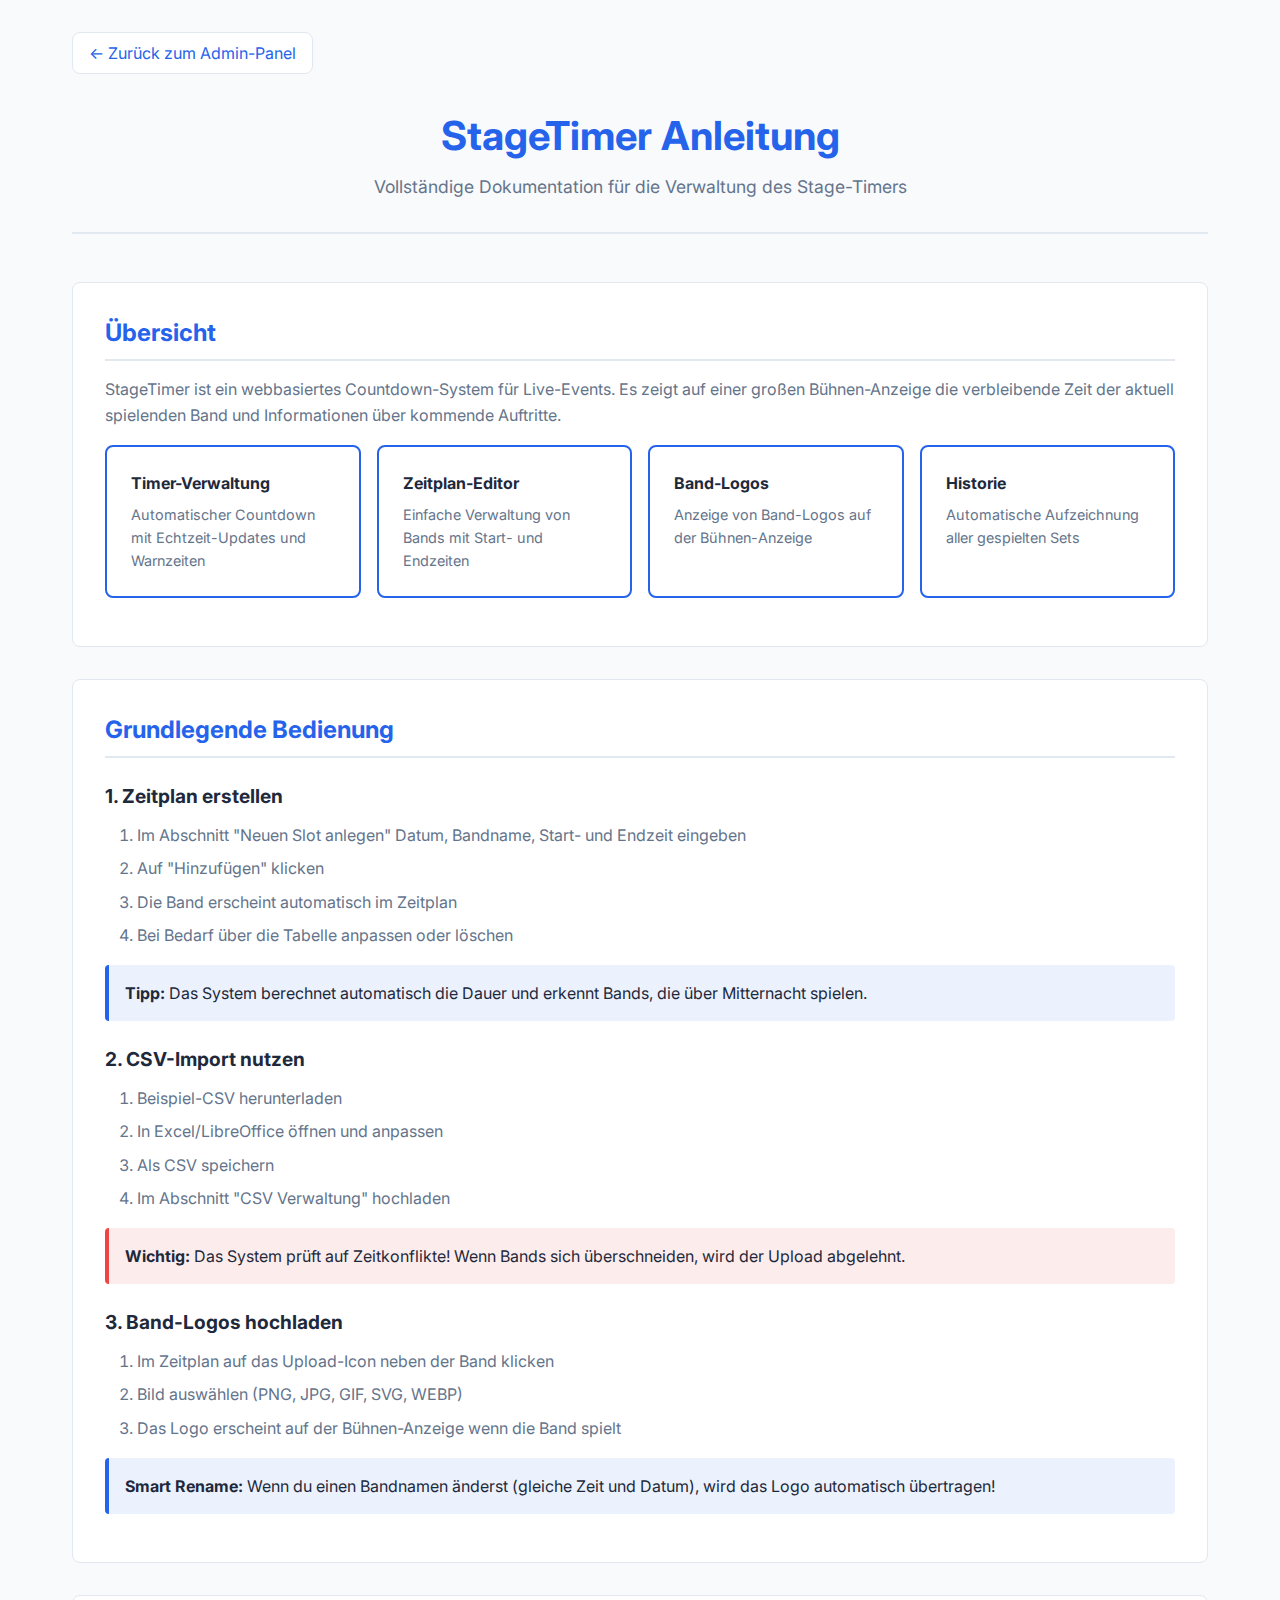
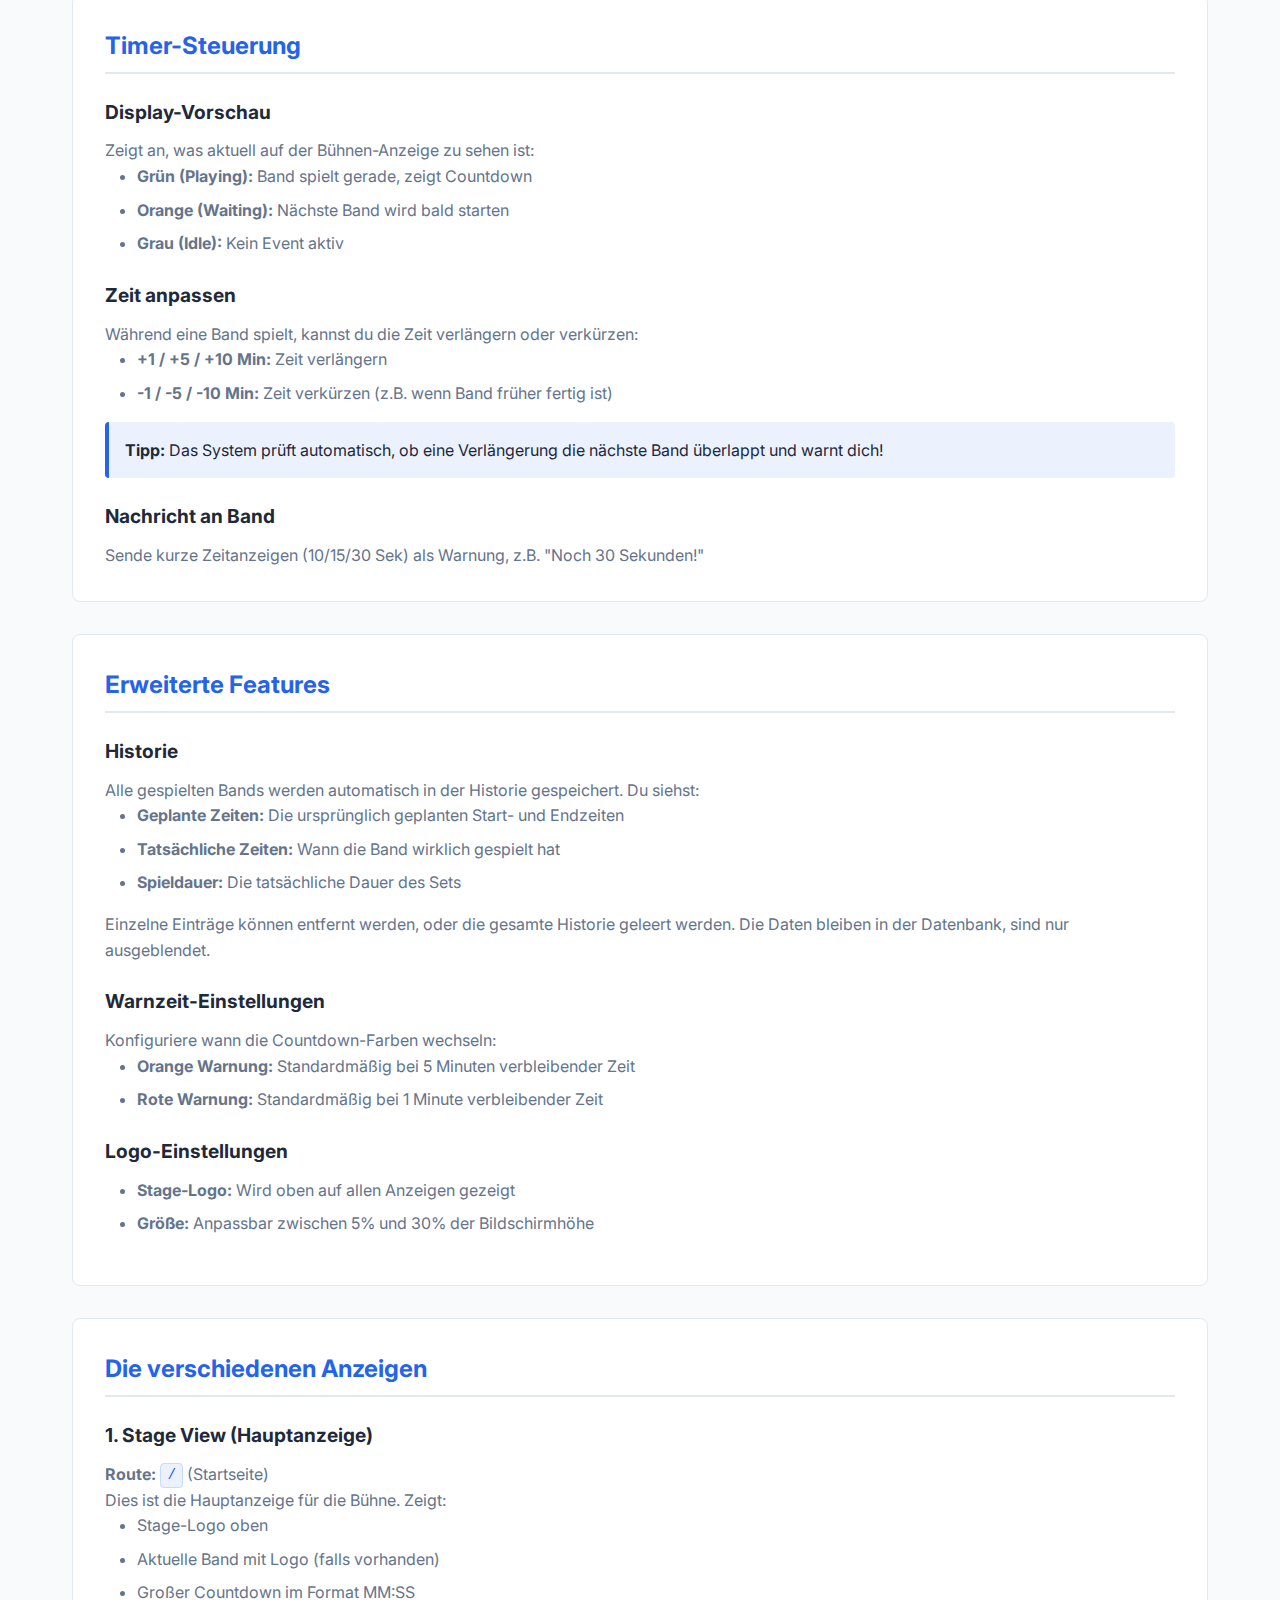
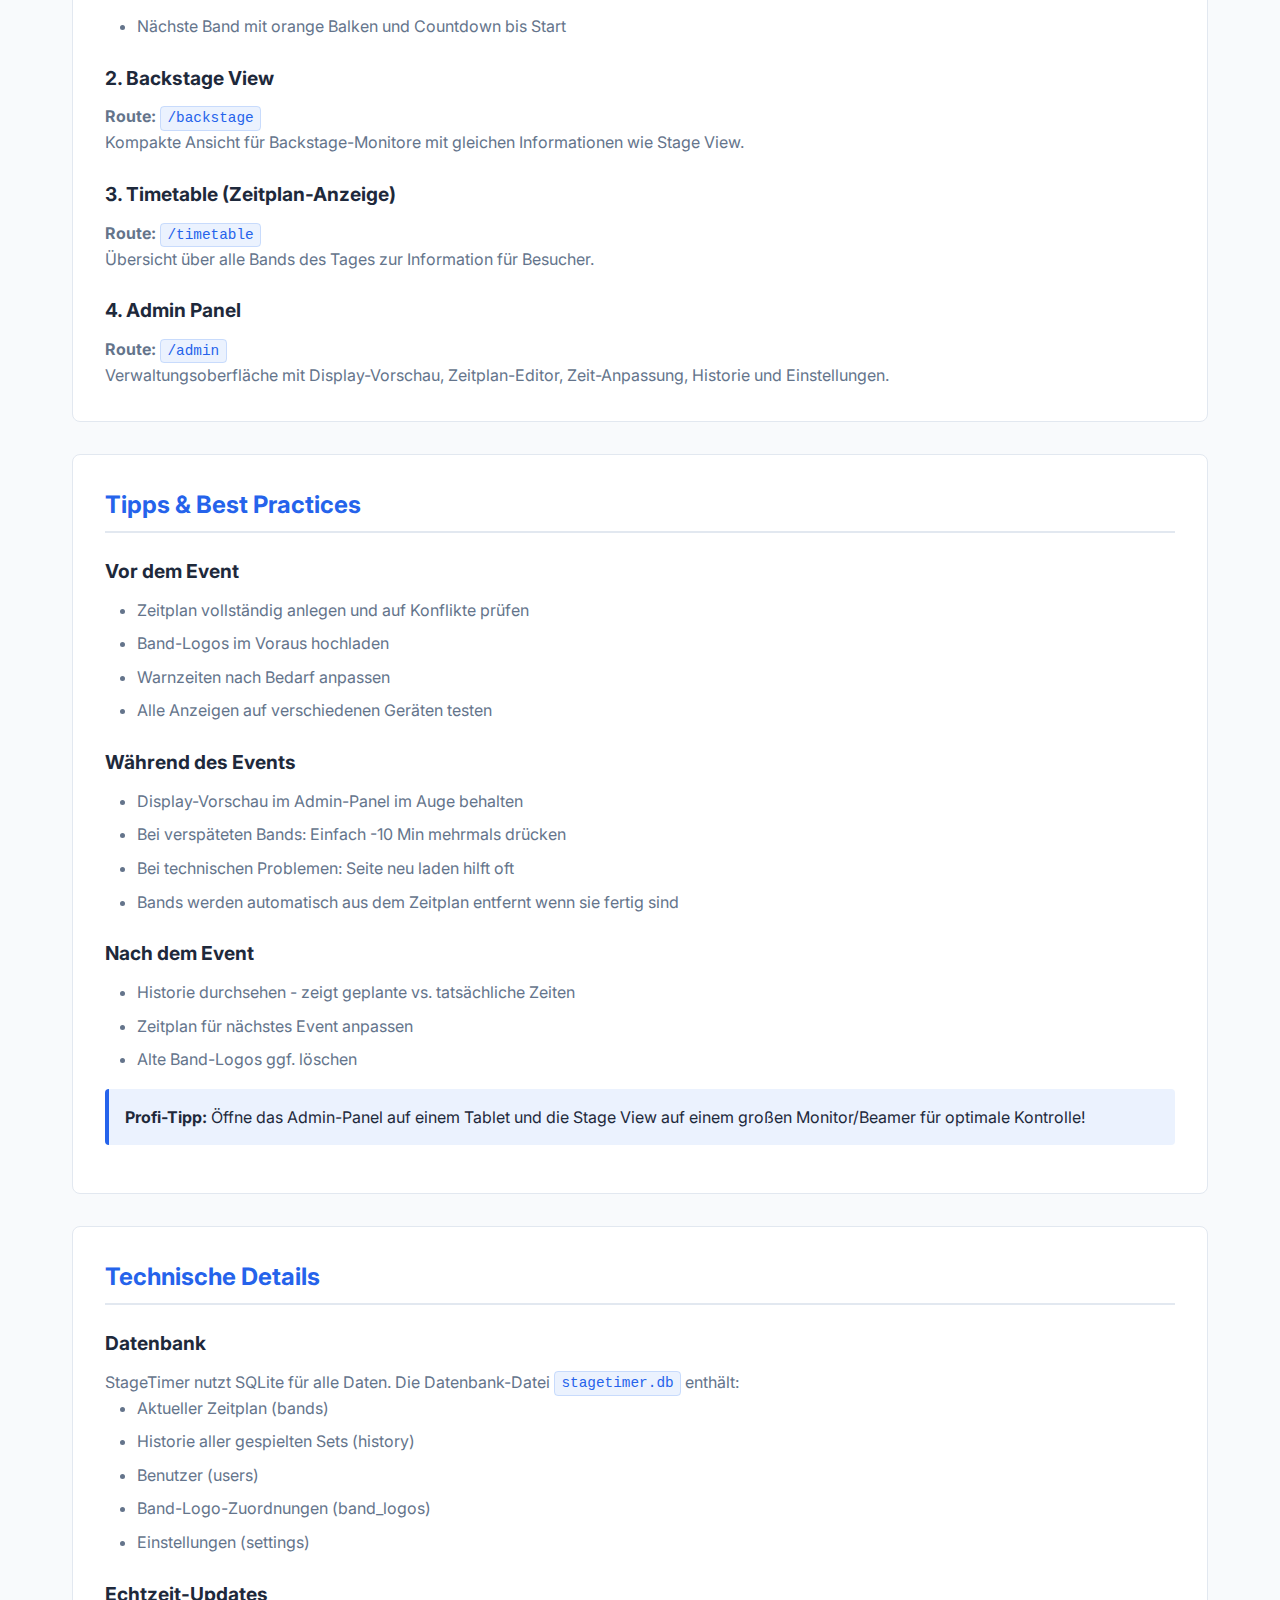
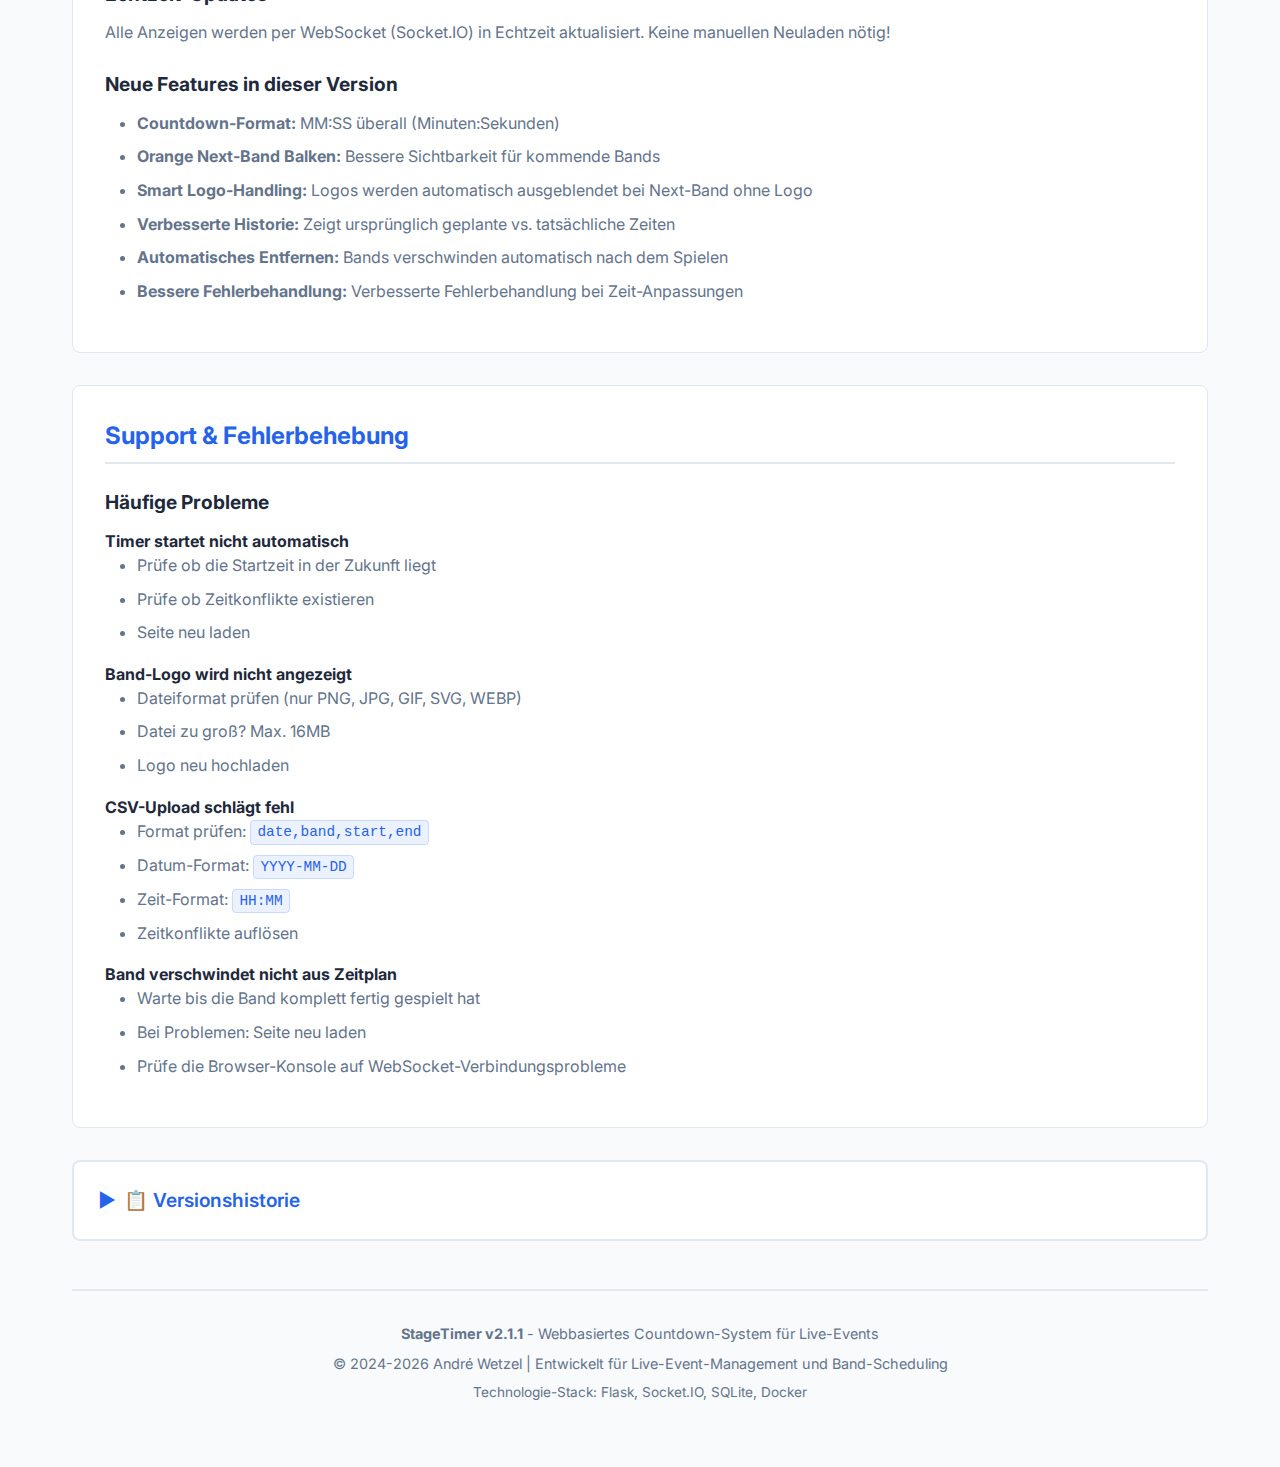
<file: templates/guide.html>
<!DOCTYPE html>
<html>
<head>
  <title>Anleitung - StageTimer</title>
  <meta charset="UTF-8">
  <meta name="viewport" content="width=device-width, initial-scale=1.0">
  <link rel="stylesheet" href="/static/style.css">
  <link href="https://fonts.googleapis.com/css2?family=Inter:wght@400;500;600;700&display=swap" rel="stylesheet">
  <link rel="apple-touch-icon" sizes="180x180" href="/static/img/fav/apple-touch-icon.png">
  <link rel="icon" type="image/png" sizes="32x32" href="/static/img/fav/favicon-32x32.png">
  <link rel="icon" type="image/png" sizes="16x16" href="/static/img/fav/favicon-16x16.png">
  <link rel="manifest" href="/static/img/fav/site.webmanifest">
  <style>
    .guide-container {
      max-width: 1200px;
      margin: 0 auto;
      padding: 2rem;
    }

    .guide-section {
      background: var(--card-bg);
      padding: 2rem;
      margin-bottom: 2rem;
      border-radius: 0.5rem;
      border: 1px solid var(--border);
    }

    .guide-section h2 {
      color: var(--primary);
      margin-bottom: 1rem;
      font-size: 1.5rem;
      border-bottom: 2px solid var(--border);
      padding-bottom: 0.5rem;
    }

    .guide-section h3 {
      color: var(--text);
      margin-top: 1.5rem;
      margin-bottom: 0.75rem;
      font-size: 1.2rem;
    }

    .guide-section p, .guide-section li {
      color: var(--text-muted);
      line-height: 1.6;
    }

    .guide-section ul, .guide-section ol {
      margin-left: 2rem;
      margin-bottom: 1rem;
    }

    .guide-section li {
      margin-bottom: 0.5rem;
    }

    .tip-box {
      background: rgba(59, 130, 246, 0.1);
      border-left: 4px solid var(--primary);
      padding: 1rem;
      margin: 1rem 0;
      border-radius: 0.25rem;
    }

    .warning-box {
      background: rgba(239, 68, 68, 0.1);
      border-left: 4px solid var(--danger);
      padding: 1rem;
      margin: 1rem 0;
      border-radius: 0.25rem;
    }

    .feature-grid {
      display: grid;
      grid-template-columns: repeat(auto-fit, minmax(250px, 1fr));
      gap: 1rem;
      margin: 1rem 0;
    }

    .feature-card {
      background: var(--card-bg);
      padding: 1.5rem;
      border-radius: 0.5rem;
      border: 2px solid var(--primary);
      transition: transform 0.2s, box-shadow 0.2s;
    }

    .feature-card:hover {
      transform: translateY(-2px);
      box-shadow: 0 4px 12px rgba(37, 99, 235, 0.3);
    }

    .feature-card h4 {
      color: var(--text);
      margin-bottom: 0.5rem;
      font-size: 1rem;
    }

    .feature-card p {
      font-size: 0.9rem;
      margin: 0;
    }

    code {
      background: rgba(59, 130, 246, 0.1);
      padding: 0.2rem 0.4rem;
      border-radius: 0.25rem;
      font-family: 'Courier New', monospace;
      color: var(--primary);
      font-size: 0.9em;
      border: 1px solid rgba(59, 130, 246, 0.2);
    }

    .back-link {
      display: inline-block;
      margin-bottom: 2rem;
      padding: 0.5rem 1rem;
      background: var(--card-bg);
      color: var(--primary);
      text-decoration: none;
      border-radius: 0.5rem;
      border: 1px solid var(--border);
      transition: all 0.2s;
    }

    .back-link:hover {
      background: var(--primary);
      color: white;
      transform: translateX(-4px);
    }

    .copyright {
      text-align: center;
      padding: 2rem 0;
      margin-top: 3rem;
      border-top: 2px solid var(--border);
      color: var(--text-muted);
      font-size: 0.9rem;
    }

    .copyright a {
      color: var(--primary);
      text-decoration: none;
    }

    .copyright a:hover {
      text-decoration: underline;
    }

    header {
      text-align: center;
      margin-bottom: 3rem;
      padding-bottom: 2rem;
      border-bottom: 2px solid var(--border);
    }

    header h1 {
      font-size: 2.5rem;
      margin-bottom: 0.5rem;
      color: var(--primary);
    }

    header p {
      color: var(--text-muted);
      font-size: 1.1rem;
    }

    .changelog-section {
      margin-bottom: 3rem;
    }

    details.changelog {
      background: var(--card-bg);
      border: 2px solid var(--border);
      border-radius: 0.5rem;
      padding: 0;
      margin-bottom: 2rem;
    }

    details.changelog summary {
      padding: 1.5rem;
      cursor: pointer;
      font-size: 1.2rem;
      font-weight: 600;
      color: var(--primary);
      list-style: none;
      user-select: none;
      transition: background 0.2s;
    }

    details.changelog summary::-webkit-details-marker {
      display: none;
    }

    details.changelog summary::before {
      content: '▶';
      display: inline-block;
      margin-right: 0.5rem;
      transition: transform 0.2s;
    }

    details.changelog[open] summary::before {
      transform: rotate(90deg);
    }

    details.changelog summary:hover {
      background: var(--surface-hover);
    }

    details.changelog .changelog-content {
      padding: 0 1.5rem 1.5rem 1.5rem;
      color: var(--text-muted);
    }

    details.changelog h3 {
      color: var(--primary);
      margin-top: 1.5rem;
      margin-bottom: 0.75rem;
      font-size: 1.3rem;
    }

    details.changelog h3:first-child {
      margin-top: 0;
    }

    details.changelog h4 {
      color: var(--text);
      margin-top: 1rem;
      margin-bottom: 0.5rem;
      font-size: 1rem;
      font-weight: 600;
    }

    details.changelog ul {
      margin-left: 2rem;
      margin-bottom: 1rem;
    }

    details.changelog li {
      margin-bottom: 0.5rem;
      line-height: 1.6;
    }

    details.changelog hr {
      border: none;
      border-top: 1px solid var(--border);
      margin: 2rem 0;
    }

    details.changelog .dev-info {
      background: rgba(59, 130, 246, 0.1);
      padding: 1rem;
      border-radius: 0.5rem;
      margin-top: 2rem;
    }

    details.changelog .dev-info p {
      margin: 0.25rem 0;
    }
  </style>
</head>
<body>
  <div class="guide-container">
    <a href="/admin" class="back-link">← Zurück zum Admin-Panel</a>

    <header>
      <h1>StageTimer Anleitung</h1>
      <p>Vollständige Dokumentation für die Verwaltung des Stage-Timers</p>
    </header>

    <!-- Übersicht -->
    <div class="guide-section">
      <h2>Übersicht</h2>
      <p>
        StageTimer ist ein webbasiertes Countdown-System für Live-Events. Es zeigt auf einer großen Bühnen-Anzeige
        die verbleibende Zeit der aktuell spielenden Band und Informationen über kommende Auftritte.
      </p>

      <div class="feature-grid">
        <div class="feature-card">
          <h4>Timer-Verwaltung</h4>
          <p>Automatischer Countdown mit Echtzeit-Updates und Warnzeiten</p>
        </div>
        <div class="feature-card">
          <h4>Zeitplan-Editor</h4>
          <p>Einfache Verwaltung von Bands mit Start- und Endzeiten</p>
        </div>
        <div class="feature-card">
          <h4>Band-Logos</h4>
          <p>Anzeige von Band-Logos auf der Bühnen-Anzeige</p>
        </div>
        <div class="feature-card">
          <h4>Historie</h4>
          <p>Automatische Aufzeichnung aller gespielten Sets</p>
        </div>
      </div>
    </div>

    <!-- Grundlegende Bedienung -->
    <div class="guide-section">
      <h2>Grundlegende Bedienung</h2>

      <h3>1. Zeitplan erstellen</h3>
      <ol>
        <li>Im Abschnitt "Neuen Slot anlegen" Datum, Bandname, Start- und Endzeit eingeben</li>
        <li>Auf "Hinzufügen" klicken</li>
        <li>Die Band erscheint automatisch im Zeitplan</li>
        <li>Bei Bedarf über die Tabelle anpassen oder löschen</li>
      </ol>

      <div class="tip-box">
        <strong>Tipp:</strong> Das System berechnet automatisch die Dauer und erkennt Bands, die über Mitternacht spielen.
      </div>

      <h3>2. CSV-Import nutzen</h3>
      <ol>
        <li>Beispiel-CSV herunterladen</li>
        <li>In Excel/LibreOffice öffnen und anpassen</li>
        <li>Als CSV speichern</li>
        <li>Im Abschnitt "CSV Verwaltung" hochladen</li>
      </ol>

      <div class="warning-box">
        <strong>Wichtig:</strong> Das System prüft auf Zeitkonflikte! Wenn Bands sich überschneiden, wird der Upload abgelehnt.
      </div>

      <h3>3. Band-Logos hochladen</h3>
      <ol>
        <li>Im Zeitplan auf das Upload-Icon neben der Band klicken</li>
        <li>Bild auswählen (PNG, JPG, GIF, SVG, WEBP)</li>
        <li>Das Logo erscheint auf der Bühnen-Anzeige wenn die Band spielt</li>
      </ol>

      <div class="tip-box">
        <strong>Smart Rename:</strong> Wenn du einen Bandnamen änderst (gleiche Zeit und Datum), wird das Logo automatisch übertragen!
      </div>
    </div>

    <!-- Timer-Steuerung -->
    <div class="guide-section">
      <h2>Timer-Steuerung</h2>

      <h3>Display-Vorschau</h3>
      <p>Zeigt an, was aktuell auf der Bühnen-Anzeige zu sehen ist:</p>
      <ul>
        <li><strong>Grün (Playing):</strong> Band spielt gerade, zeigt Countdown</li>
        <li><strong>Orange (Waiting):</strong> Nächste Band wird bald starten</li>
        <li><strong>Grau (Idle):</strong> Kein Event aktiv</li>
      </ul>

      <h3>Zeit anpassen</h3>
      <p>Während eine Band spielt, kannst du die Zeit verlängern oder verkürzen:</p>
      <ul>
        <li><strong>+1 / +5 / +10 Min:</strong> Zeit verlängern</li>
        <li><strong>-1 / -5 / -10 Min:</strong> Zeit verkürzen (z.B. wenn Band früher fertig ist)</li>
      </ul>

      <div class="tip-box">
        <strong>Tipp:</strong> Das System prüft automatisch, ob eine Verlängerung die nächste Band überlappt und warnt dich!
      </div>

      <h3>Nachricht an Band</h3>
      <p>Sende kurze Zeitanzeigen (10/15/30 Sek) als Warnung, z.B. "Noch 30 Sekunden!"</p>
    </div>

    <!-- Erweiterte Features -->
    <div class="guide-section">
      <h2>Erweiterte Features</h2>

      <h3>Historie</h3>
      <p>Alle gespielten Bands werden automatisch in der Historie gespeichert. Du siehst:</p>
      <ul>
        <li><strong>Geplante Zeiten:</strong> Die ursprünglich geplanten Start- und Endzeiten</li>
        <li><strong>Tatsächliche Zeiten:</strong> Wann die Band wirklich gespielt hat</li>
        <li><strong>Spieldauer:</strong> Die tatsächliche Dauer des Sets</li>
      </ul>
      <p>
        Einzelne Einträge können entfernt werden, oder die gesamte Historie geleert werden.
        Die Daten bleiben in der Datenbank, sind nur ausgeblendet.
      </p>

      <h3>Warnzeit-Einstellungen</h3>
      <p>Konfiguriere wann die Countdown-Farben wechseln:</p>
      <ul>
        <li><strong>Orange Warnung:</strong> Standardmäßig bei 5 Minuten verbleibender Zeit</li>
        <li><strong>Rote Warnung:</strong> Standardmäßig bei 1 Minute verbleibender Zeit</li>
      </ul>

      <h3>Logo-Einstellungen</h3>
      <ul>
        <li><strong>Stage-Logo:</strong> Wird oben auf allen Anzeigen gezeigt</li>
        <li><strong>Größe:</strong> Anpassbar zwischen 5% und 30% der Bildschirmhöhe</li>
      </ul>
    </div>

    <!-- Die verschiedenen Anzeigen -->
    <div class="guide-section">
      <h2>Die verschiedenen Anzeigen</h2>

      <h3>1. Stage View (Hauptanzeige)</h3>
      <p><strong>Route:</strong> <code>/</code> (Startseite)</p>
      <p>Dies ist die Hauptanzeige für die Bühne. Zeigt:</p>
      <ul>
        <li>Stage-Logo oben</li>
        <li>Aktuelle Band mit Logo (falls vorhanden)</li>
        <li>Großer Countdown im Format MM:SS</li>
        <li>Nächste Band mit orange Balken und Countdown bis Start</li>
      </ul>

      <h3>2. Backstage View</h3>
      <p><strong>Route:</strong> <code>/backstage</code></p>
      <p>Kompakte Ansicht für Backstage-Monitore mit gleichen Informationen wie Stage View.</p>

      <h3>3. Timetable (Zeitplan-Anzeige)</h3>
      <p><strong>Route:</strong> <code>/timetable</code></p>
      <p>Übersicht über alle Bands des Tages zur Information für Besucher.</p>

      <h3>4. Admin Panel</h3>
      <p><strong>Route:</strong> <code>/admin</code></p>
      <p>Verwaltungsoberfläche mit Display-Vorschau, Zeitplan-Editor, Zeit-Anpassung, Historie und Einstellungen.</p>
    </div>

    <!-- Tipps & Best Practices -->
    <div class="guide-section">
      <h2>Tipps & Best Practices</h2>

      <h3>Vor dem Event</h3>
      <ul>
        <li>Zeitplan vollständig anlegen und auf Konflikte prüfen</li>
        <li>Band-Logos im Voraus hochladen</li>
        <li>Warnzeiten nach Bedarf anpassen</li>
        <li>Alle Anzeigen auf verschiedenen Geräten testen</li>
      </ul>

      <h3>Während des Events</h3>
      <ul>
        <li>Display-Vorschau im Admin-Panel im Auge behalten</li>
        <li>Bei verspäteten Bands: Einfach -10 Min mehrmals drücken</li>
        <li>Bei technischen Problemen: Seite neu laden hilft oft</li>
        <li>Bands werden automatisch aus dem Zeitplan entfernt wenn sie fertig sind</li>
      </ul>

      <h3>Nach dem Event</h3>
      <ul>
        <li>Historie durchsehen - zeigt geplante vs. tatsächliche Zeiten</li>
        <li>Zeitplan für nächstes Event anpassen</li>
        <li>Alte Band-Logos ggf. löschen</li>
      </ul>

      <div class="tip-box">
        <strong>Profi-Tipp:</strong> Öffne das Admin-Panel auf einem Tablet und die Stage View auf einem großen Monitor/Beamer für optimale Kontrolle!
      </div>
    </div>

    <!-- Technische Details -->
    <div class="guide-section">
      <h2>Technische Details</h2>

      <h3>Datenbank</h3>
      <p>
        StageTimer nutzt SQLite für alle Daten. Die Datenbank-Datei <code>stagetimer.db</code> enthält:
      </p>
      <ul>
        <li>Aktueller Zeitplan (bands)</li>
        <li>Historie aller gespielten Sets (history)</li>
        <li>Benutzer (users)</li>
        <li>Band-Logo-Zuordnungen (band_logos)</li>
        <li>Einstellungen (settings)</li>
      </ul>

      <h3>Echtzeit-Updates</h3>
      <p>
        Alle Anzeigen werden per WebSocket (Socket.IO) in Echtzeit aktualisiert.
        Keine manuellen Neuladen nötig!
      </p>

      <h3>Neue Features in dieser Version</h3>
      <ul>
        <li><strong>Countdown-Format:</strong> MM:SS überall (Minuten:Sekunden)</li>
        <li><strong>Orange Next-Band Balken:</strong> Bessere Sichtbarkeit für kommende Bands</li>
        <li><strong>Smart Logo-Handling:</strong> Logos werden automatisch ausgeblendet bei Next-Band ohne Logo</li>
        <li><strong>Verbesserte Historie:</strong> Zeigt ursprünglich geplante vs. tatsächliche Zeiten</li>
        <li><strong>Automatisches Entfernen:</strong> Bands verschwinden automatisch nach dem Spielen</li>
        <li><strong>Bessere Fehlerbehandlung:</strong> Verbesserte Fehlerbehandlung bei Zeit-Anpassungen</li>
      </ul>
    </div>

    <!-- Support & Fehlerbehebung -->
    <div class="guide-section">
      <h2>Support & Fehlerbehebung</h2>

      <h3>Häufige Probleme</h3>

      <h4>Timer startet nicht automatisch</h4>
      <ul>
        <li>Prüfe ob die Startzeit in der Zukunft liegt</li>
        <li>Prüfe ob Zeitkonflikte existieren</li>
        <li>Seite neu laden</li>
      </ul>

      <h4>Band-Logo wird nicht angezeigt</h4>
      <ul>
        <li>Dateiformat prüfen (nur PNG, JPG, GIF, SVG, WEBP)</li>
        <li>Datei zu groß? Max. 16MB</li>
        <li>Logo neu hochladen</li>
      </ul>

      <h4>CSV-Upload schlägt fehl</h4>
      <ul>
        <li>Format prüfen: <code>date,band,start,end</code></li>
        <li>Datum-Format: <code>YYYY-MM-DD</code></li>
        <li>Zeit-Format: <code>HH:MM</code></li>
        <li>Zeitkonflikte auflösen</li>
      </ul>

      <h4>Band verschwindet nicht aus Zeitplan</h4>
      <ul>
        <li>Warte bis die Band komplett fertig gespielt hat</li>
        <li>Bei Problemen: Seite neu laden</li>
        <li>Prüfe die Browser-Konsole auf WebSocket-Verbindungsprobleme</li>
      </ul>
    </div>

    <!-- Versionshistorie -->
    <div class="changelog-section">
      <details class="changelog">
        <summary>📋 Versionshistorie</summary>
        <div class="changelog-content">

          <h3>Version 2.1.1 - 2026-02-03</h3>

          <h4>Behoben</h4>
          <ul>
            <li><strong>Kritischer Bug in start_timer()</strong>: NameError behoben - <code>warn_orange</code> und <code>warn_red</code> wurden als nicht existierende Variablen verwendet statt der Funktionen <code>get_warn_orange()</code> und <code>get_warn_red()</code></li>
            <li>Timer-Start funktioniert jetzt zuverlässig über Admin-Panel</li>
            <li>Historie wird korrekt gefüllt nach Ablauf einer Band</li>
          </ul>

          <hr>

          <h3>Version 2.1.0 - 2026-02-03</h3>

          <h4>Hinzugefügt</h4>
          <ul>
            <li><strong>Rollenbasiertes Berechtigungssystem</strong> mit 5 Rollen:
              <ul>
                <li><code>ViewerStage</code> - Nur Bühnenanzeige</li>
                <li><code>ViewerBackstage</code> - Nur Backstage-Anzeige</li>
                <li><code>ViewerTimetable</code> - Nur Zeitplan-Anzeige</li>
                <li><code>Stagemanager</code> - Eingeschränkter Admin-Zugriff mit allen Viewer-Rechten</li>
                <li><code>Admin</code> - Vollzugriff auf alle Funktionen</li>
              </ul>
            </li>
            <li><strong>Veranstaltungspasswort</strong> für anonymen Zugang zur Bühnenanzeige
              <ul>
                <li>Einstellbar im Admin-Panel</li>
                <li>Separater Login-Tab auf der Login-Seite</li>
                <li>Gibt nur ViewerStage-Berechtigung</li>
              </ul>
            </li>
            <li><strong>Rollen-Verwaltung</strong> im Admin-Panel
              <ul>
                <li>Klick auf Benutzername öffnet Rollen-Modal</li>
                <li>Checkboxen für Rollenzuweisung</li>
                <li>Validierung: Viewer-Rollen kombinierbar, Stagemanager/Admin exklusiv</li>
              </ul>
            </li>
            <li><strong>Geschützte Viewer-Seiten</strong> - Alle Seiten erfordern jetzt Login</li>
            <li><strong>Logout-Button</strong> in der Navigation aller Views</li>
          </ul>

          <h4>Geändert</h4>
          <ul>
            <li>Login-Seite mit Tabs für Benutzer-Login und Veranstaltungspasswort</li>
            <li>Admin-Panel zeigt Sektionen basierend auf Rolle</li>
            <li>Hardcodierte Admin-Checks durch Rollensystem ersetzt</li>
            <li>Navigation zeigt nur zugängliche Seiten basierend auf Benutzerrolle</li>
          </ul>

          <h4>Behoben</h4>
          <ul>
            <li>Benutzer können sich nicht mehr selbst löschen</li>
            <li>Letzter Admin-Benutzer kann nicht degradiert werden</li>
            <li>Eigene Admin-Rolle kann nicht entfernt werden</li>
          </ul>

          <hr>

          <h3>Version 2.0.1 - 2026-02-03</h3>

          <h4>Hinzugefügt</h4>
          <ul>
            <li>Favicon-Set für alle Browser und Plattformen (PWA-ready)</li>
            <li>Dark Mode Support für Anleitung-Seite (synchronisiert mit Admin-Panel)</li>
            <li>Feature-Cards in Anleitung mit permanenten blauen Rahmen</li>
            <li>Verbesserte CSS-Variablen (<code>--card-bg</code>, <code>--text-muted</code>) für konsistentes Theming</li>
            <li>Copyright-Informationen mit Entwickler-Attribution (André Wetzel)</li>
          </ul>

          <h4>Geändert</h4>
          <ul>
            <li>MM:SS Countdown-Format überall (statt HH:MM:SS)</li>
            <li>Next-Band Anzeige jetzt orange (statt blau) mit verbessertem Logo-Handling</li>
            <li>Anleitung-Design überarbeitet und mit Admin-Panel-Theme vereinheitlicht</li>
            <li>Guide-Link im Admin-Panel ohne Icon (cleaner Look)</li>
            <li>Verbesserte Hover-Effekte für Feature-Cards mit Box-Shadow</li>
          </ul>

          <h4>Behoben</h4>
          <ul>
            <li>Countdown zeigte -106 Stunden statt korrekte Minuten</li>
            <li>Schedule-Updates werden jetzt live in allen Views reflektiert</li>
            <li>Bands werden automatisch aus Zeitplan entfernt nach Spielzeit</li>
            <li>Historie zeigt korrekt ursprünglich geplante vs. tatsächliche Zeiten</li>
            <li>HTTP 500 Fehler bei Zeitanpassung behoben</li>
            <li>WebSocket-Verbindung sendet jetzt <code>schedule_updated</code> Event</li>
          </ul>

          <hr>

          <h3>Version 2.0.0 - 2026-02-02</h3>

          <h4>Hinzugefügt</h4>
          <ul>
            <li><strong>SQLite-Datenbank</strong> statt CSV/JSON-Dateien
              <ul>
                <li>Tabellen: bands, history, users, band_logos, settings</li>
                <li>Automatische Migrations-Scripts (<code>migrate_to_db.py</code>)</li>
              </ul>
            </li>
            <li><strong>Band-Logo-Integration</strong>
              <ul>
                <li>Upload von Logos pro Band</li>
                <li>Smart Rename: Automatische Übertragung bei Bandnamen-Änderung</li>
                <li>Unterstützte Formate: PNG, JPG, GIF, SVG, WEBP</li>
                <li>Anzeige auf Stage-Display</li>
              </ul>
            </li>
            <li><strong>Historie-System</strong>
              <ul>
                <li>Automatische Aufzeichnung aller gespielten Sets</li>
                <li>Geplante vs. tatsächliche Zeiten</li>
                <li>Soft-Delete Funktion (Einträge bleiben in DB)</li>
                <li>Export-fähig für Auswertungen</li>
              </ul>
            </li>
            <li><strong>CSV-Verwaltung</strong>
              <ul>
                <li>Beispiel-CSV-Download mit aktuellem Datum</li>
                <li>Konflikterkennung beim Upload</li>
                <li>Bulk-Import für große Events</li>
              </ul>
            </li>
            <li><strong>Anleitung/Hilfeseite</strong> (<code>/guide</code>)
              <ul>
                <li>Vollständige Feature-Dokumentation</li>
                <li>Best Practices für Events</li>
                <li>Fehlersuche und Support-Informationen</li>
              </ul>
            </li>
            <li><strong>Benutzerverwaltung</strong> im Admin-Panel
              <ul>
                <li>Benutzer erstellen/löschen direkt in der UI</li>
                <li>Passwort-Hashing mit Werkzeug</li>
              </ul>
            </li>
            <li><strong>Docker-Support</strong>
              <ul>
                <li>Dockerfile mit Multi-Stage-Build</li>
                <li>docker-compose.yml für einfaches Deployment</li>
                <li>Health-Check für Container-Monitoring</li>
                <li>Persistent Volumes für DB und Uploads</li>
              </ul>
            </li>
          </ul>

          <h4>Geändert</h4>
          <ul>
            <li>Komplett neue Datenbank-Architektur mit SQLite</li>
            <li>Verbesserte Admin-Panel-Oberfläche</li>
            <li>Optimierte Real-Time-Updates via WebSocket</li>
            <li>Bessere Fehlerbehandlung und Logging</li>
          </ul>

          <h4>Behoben</h4>
          <ul>
            <li>Performance-Probleme bei großen Zeitplänen</li>
            <li>Race Conditions bei gleichzeitigen Updates</li>
            <li>Memory Leaks bei langen Sessions</li>
          </ul>

          <hr>

          <h3>Version 1.0.0 - 2024-02-13</h3>

          <h4>Hinzugefügt</h4>
          <ul>
            <li>Grundlegende Timer-Funktionalität</li>
            <li>CSV-basierte Zeitplan-Verwaltung</li>
            <li>Admin-Panel für Zeitplan-Bearbeitung</li>
            <li>Stage-Display mit Live-Countdown</li>
            <li>Backstage-View für Crew</li>
            <li>Timetable-View für Publikum</li>
            <li>Benutzer-Authentifizierung (JSON-basiert)</li>
            <li>WebSocket-basierte Echtzeit-Updates</li>
            <li>Responsive Design für Mobile/Desktop</li>
            <li>Warnsystem (Orange/Rot-Anzeigen)</li>
            <li>Zeit-Anpassung während laufenden Events</li>
            <li>Nachrichten-System für Bands</li>
            <li>Logo-Upload für Stage-Branding</li>
            <li>Wake-Lock für Mobile-Displays</li>
            <li>Theme-Umschaltung (Hell/Dunkel)</li>
          </ul>

          <hr>

          <div class="dev-info">
            <p><strong>Entwickler-Informationen</strong></p>
            <p><strong>Autor:</strong> André Wetzel</p>
            <p><strong>Projekt:</strong> StageTimer - Webbasiertes Countdown-System für Live-Events</p>
            <p><strong>Technologie-Stack:</strong> Flask, Socket.IO, SQLite, Docker</p>
            <p style="margin-top: 0.5rem; font-size: 0.9em;"><strong>Version-Schema:</strong></p>
            <ul style="margin-left: 1.5rem; font-size: 0.9em;">
              <li><strong>Major (X.0.0):</strong> Breaking Changes, neue Hauptfunktionen</li>
              <li><strong>Minor (0.X.0):</strong> Neue Features, keine Breaking Changes</li>
              <li><strong>Patch (0.0.X):</strong> Bug-Fixes, kleine Verbesserungen</li>
            </ul>
          </div>

        </div>
      </details>
    </div>

    <!-- Copyright -->
    <div class="copyright">
      <p><strong>StageTimer v2.1.1</strong> - Webbasiertes Countdown-System für Live-Events</p>
      <p style="margin-top: 0.5rem;">
        &copy; 2024-2026 André Wetzel |
        Entwickelt für Live-Event-Management und Band-Scheduling
      </p>
      <p style="margin-top: 0.5rem; font-size: 0.85rem;">
        Technologie-Stack: Flask, Socket.IO, SQLite, Docker
      </p>
    </div>
  </div>

  <script>
    // Synchronisiere Theme mit Admin-Panel
    const savedTheme = localStorage.getItem('theme') || 'light';
    document.documentElement.setAttribute('data-theme', savedTheme);
  </script>
</body>
</html>
</file>
<file: static/style.css>
:root {
  --primary: #2563eb;
  --primary-dark: #1d4ed8;
  --secondary: #64748b;
  --danger: #ef4444;
  --warning: #f59e0b;
  --success: #22c55e;
  --background: #0f172a;
  --text: #e2e8f0;
  --text-muted: #94a3b8;
  --border: #1e293b;
  --surface: #1e293b;
  --card-bg: #1e293b;
  --surface-hover: #334155;
  --timer-text: #f1f5f9;
  --progress-bg: #334155;
  --progress-fill: #2563eb;
  --progress-fill-warning: #f59e0b;
  --progress-fill-danger: #ef4444;
}

:root[data-theme="light"] {
  --background: #f8fafc;
  --text: #1e293b;
  --text-muted: #64748b;
  --border: #e2e8f0;
  --surface: #ffffff;
  --card-bg: #ffffff;
  --surface-hover: #f1f5f9;
}

:root[data-theme="dark"] {
  --background: #0f172a;
  --text: #e2e8f0;
  --text-muted: #94a3b8;
  --border: #1e293b;
  --surface: #1e293b;
  --card-bg: #1e293b;
  --surface-hover: #334155;
}

* {
  margin: 0;
  padding: 0;
  box-sizing: border-box;
}

body {
  font-family: 'Inter', -apple-system, BlinkMacSystemFont, sans-serif;
  background-color: var(--background);
  color: var(--text);
  line-height: 1.5;
  min-height: 100vh;
  display: flex;
  flex-direction: column;
}

/* Timer Styles */
.timer-container {
  flex: 1;
  display: flex;
  flex-direction: column;
  justify-content: center;
  align-items: center;
  padding: 2rem;
  position: relative;
}

.logo-top {
  position: absolute;
  top: 2rem;
  left: 2rem;
  max-width: 40vw;
  height: auto;
  z-index: 10;
}

.timer {
  text-align: center;
  padding: 2rem;
  background: var(--surface);
  border-radius: 1rem;
  box-shadow: 0 4px 6px -1px rgba(0, 0, 0, 0.1), 0 2px 4px -1px rgba(0, 0, 0, 0.06);
  width: 90%;
  max-width: 800px;
}

.timer h1 {
  font-size: clamp(2rem, 5vw, 4rem);
  color: var(--timer-text);
  margin-bottom: 1rem;
  font-weight: 600;
}

.timer h2 {
  font-size: clamp(4rem, 10vw, 8rem);
  color: var(--timer-text);
  font-weight: 700;
  font-variant-numeric: tabular-nums;
  letter-spacing: -0.05em;
  margin: 1rem 0;
}

.bar-container {
  width: 100%;
  height: 1rem;
  background-color: var(--progress-bg);
  border-radius: 0.5rem;
  overflow: hidden;
  margin-top: 2rem;
}

#progress-bar {
  height: 100%;
  width: 100%;
  background-color: var(--progress-fill);
  transition: width 1s linear, background-color 0.3s ease;
  transform-origin: left;
}

#progress-bar.warning {
  background-color: var(--progress-fill-warning);
}

#progress-bar.danger {
  background-color: var(--progress-fill-danger);
}

.next-band {
  margin-top: 2rem;
  padding: 1rem;
  background: var(--surface-hover);
  border-radius: 0.5rem;
  font-size: 1.25rem;
  color: var(--text);
}

/* Admin Panel Styles */
.admin-container {
  max-width: 1200px;
  margin: 2rem auto;
  padding: 0 1rem;
}

.header {
  display: flex;
  justify-content: space-between;
  align-items: center;
  margin-bottom: 2rem;
  padding-bottom: 1rem;
  border-bottom: 1px solid var(--border);
}

.header h1 {
  font-size: 1.875rem;
  font-weight: 600;
}

.user-info {
  display: flex;
  align-items: center;
  gap: 1rem;
}

.logout-btn {
  color: var(--danger);
  text-decoration: none;
  font-weight: 500;
}

.theme-toggle {
  background: none;
  border: 1px solid var(--border);
  color: var(--text);
  padding: 0.5rem;
  border-radius: 0.375rem;
  cursor: pointer;
  display: flex;
  align-items: center;
  gap: 0.5rem;
  font-size: 0.875rem;
}

.theme-toggle:hover {
  background-color: var(--surface-hover);
}

.theme-toggle svg {
  width: 1.25rem;
  height: 1.25rem;
}

.section {
  background: var(--surface);
  border-radius: 0.5rem;
  padding: 1.5rem;
  margin-bottom: 2rem;
  box-shadow: 0 1px 3px rgba(0, 0, 0, 0.1);
  transition: background-color 0.3s;
}

.section h2 {
  font-size: 1.25rem;
  margin-bottom: 1rem;
  color: var(--text);
}

.control-panel {
  display: flex;
  gap: 1rem;
  flex-wrap: wrap;
  margin-bottom: 1rem;
}

.btn {
  padding: 0.5rem 1rem;
  border-radius: 0.375rem;
  border: none;
  font-weight: 500;
  cursor: pointer;
  transition: background-color 0.2s;
}

.btn-primary {
  background-color: var(--primary);
  color: white;
}

.btn-primary:hover {
  background-color: var(--primary-dark);
}

.btn-secondary {
  background-color: var(--secondary);
  color: white;
}

.btn-danger {
  background-color: var(--danger);
  color: white;
}

.form-group {
  margin-bottom: 1rem;
}

.form-group label {
  display: block;
  margin-bottom: 0.5rem;
  font-weight: 500;
}

.form-control {
  width: 100%;
  padding: 0.5rem;
  border: 1px solid var(--border);
  border-radius: 0.375rem;
  font-size: 1rem;
  background-color: var(--surface);
  color: var(--text);
}

.form-control:focus {
  outline: 2px solid var(--primary);
  outline-offset: -1px;
}

.table {
  width: 100%;
  border-collapse: collapse;
  margin-top: 1rem;
}

.table th {
  text-align: left;
  padding: 0.75rem;
  background-color: var(--surface-hover);
  font-weight: 600;
}

.table td {
  padding: 0.75rem;
  border-top: 1px solid var(--border);
}

.table input {
  width: 100%;
  padding: 0.375rem;
  border: 1px solid var(--border);
  border-radius: 0.25rem;
  background-color: var(--surface);
  color: var(--text);
}

.table tr:hover {
  background-color: var(--surface-hover);
}

.action-buttons {
  display: flex;
  gap: 0.5rem;
}

.logo-preview {
  max-width: 300px;
  margin-top: 1rem;
  border-radius: 0.375rem;
  border: 1px solid var(--border);
}

.file-input-wrapper {
  display: flex;
  gap: 1rem;
  align-items: center;
}

.warning-times {
  display: grid;
  grid-template-columns: repeat(auto-fit, minmax(200px, 1fr));
  gap: 1rem;
}

.user-list {
  list-style: none;
  margin-top: 1rem;
}

.user-list li {
  padding: 0.5rem;
  background-color: var(--surface-hover);
  border-radius: 0.25rem;
  margin-bottom: 0.5rem;
}

/* Burger Menu - Shared Styles */
.burger-button {
  background: rgba(255, 255, 255, 0.1);
  border: none;
  border-radius: 0.5rem;
  padding: 0.75rem;
  cursor: pointer;
  backdrop-filter: blur(10px);
  color: var(--text);
  display: flex;
  align-items: center;
  justify-content: center;
  width: 50px;
  height: 50px;
  transition: all 0.3s;
}

.burger-button:hover {
  background: rgba(255, 255, 255, 0.2);
  transform: scale(1.1);
}

.burger-button svg {
  width: 28px;
  height: 28px;
}

.burger-dropdown {
  position: absolute;
  top: 60px;
  right: 0;
  background-color: #000000;
  border: 2px solid rgba(255, 255, 255, 0.4);
  border-radius: 0.75rem;
  padding: 0.5rem;
  min-width: 160px;
  width: max-content;
  max-width: 200px;
  display: none;
  box-shadow: 0 15px 50px rgba(0, 0, 0, 1);
  z-index: 999999;
  opacity: 1 !important;
}

.burger-dropdown.show {
  display: block;
  animation: fadeIn 0.2s ease-out;
}

.burger-dropdown a {
  display: block;
  padding: 1rem;
  color: var(--text);
  text-decoration: none;
  border-radius: 0.5rem;
  transition: background 0.2s;
  font-size: 1.1rem;
  font-weight: 500;
  position: relative;
  z-index: 999999;
}

.burger-dropdown a:hover {
  background: rgba(255, 255, 255, 0.1);
}

.burger-dropdown a.active {
  background: rgba(46, 204, 113, 0.2);
  color: #2ecc71;
}

@keyframes fadeIn {
  from { opacity: 0; transform: translateY(-10px); }
  to { opacity: 1; transform: translateY(0); }
}

@media (max-width: 768px) {
  .control-panel {
    flex-direction: column;
  }

  .btn {
    width: 100%;
  }

  .table {
    display: block;
    overflow-x: auto;
  }
}
</file>
